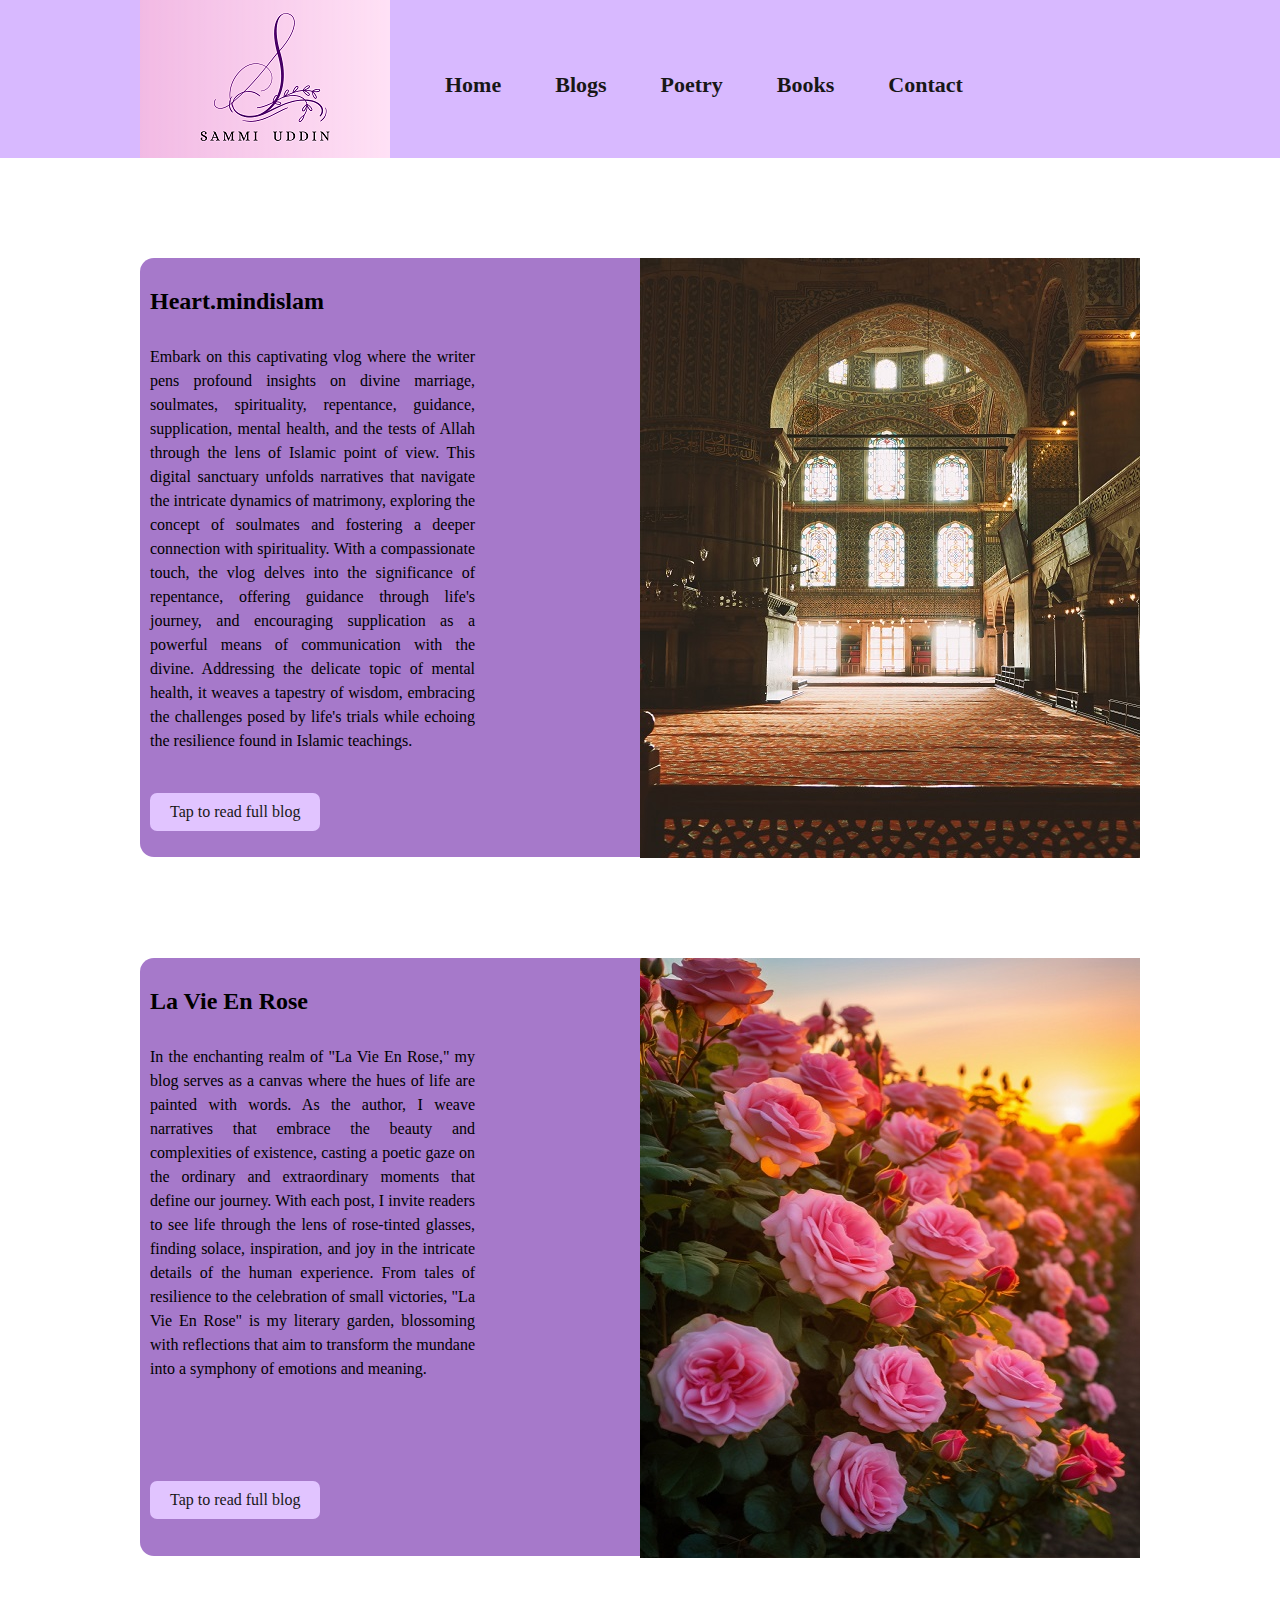
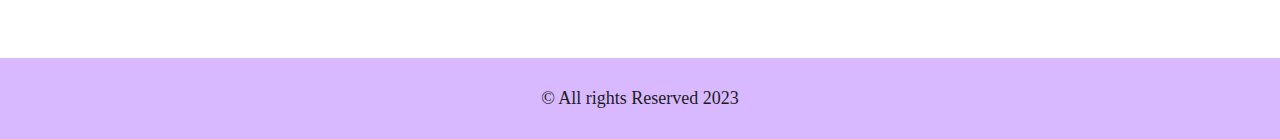
<file: blogs.html>
<!DOCTYPE html>
<html lang="en">
<head>
    <meta charset="UTF-8">
    <meta name="viewport" content="width=device-width, initial-scale=1.0">
    <title>Your Therapist</title>
    <link rel="stylesheet" href="assets/css/style.css">
    <link rel="stylesheet" href="assets/css/responsive.css">
</head>
<body>
    <div class="nav">
        <div class="area">
            <!--Head Start-->
            <div class="head">
                <div class="logo">
                    <a href=""><img src="assets/img/cover1.png" alt=""></a>
                </div>
                <div class="menu">
                    <ul>
                        <li><a href="index.html">Home</a></li>
                        <li><a href="blogs.html">Blogs</a></li>
                        <li><a href="poetry.html">Poetry</a></li>
                        <li><a href="books.html">Books</a></li>
                        <li><a href="contact.html">Contact</a></li>
                    </ul>
                </div>
            </div>
        </div>    
    </div>
    <!--Head end-->
    <div class="area">
        <div class="islamic-blog">
            <div class="about-contents">
                <h2>Heart.mindislam</h2>
                <p>Embark on this captivating vlog where the writer pens profound insights on divine marriage, soulmates, spirituality,
                repentance, guidance, supplication, mental health, and the tests of Allah through the lens of Islamic point of view. 
                This digital sanctuary unfolds narratives that navigate the intricate dynamics of matrimony, exploring the concept of soulmates 
                and fostering a deeper connection with spirituality. With a compassionate touch, the vlog delves into the significance 
                of repentance, offering guidance through life's journey, and encouraging supplication as a powerful means of communication 
                with the divine. Addressing the delicate topic of mental health, it weaves a tapestry of wisdom, embracing the challenges 
                posed by life's trials while echoing the resilience found in Islamic teachings.</p>
                <a class="iblog" href="https://heartmindislam.blogspot.com/">Tap to read full blog</a>
            </div>
            <div class="about-img">
                <img src="assets/img/hmi.jpg" alt="">
            </div>
        </div>
        <div class="new-blog">
            <div class="new-contents">
                <h2>La Vie En Rose</h2>
                <p>In the enchanting realm of "La Vie En Rose," my blog serves as a canvas where the hues of life are painted with words.
                As the author, I weave narratives that embrace the beauty and complexities of existence, casting a poetic gaze on the
                ordinary and extraordinary moments that define our journey. With each post, I invite readers to see life through the 
                lens of rose-tinted glasses, finding solace, inspiration, and joy in the intricate details of the human experience. 
                From tales of resilience to the celebration of small victories, "La Vie En Rose" is my literary garden, blossoming 
                with reflections that aim to transform the mundane into a symphony of emotions and meaning.</p>
                <a class="nblog" href="https://lavieenrosesammi.blogspot.com/">Tap to read full blog</a>
            </div>
            <div class="about-img">
                <img src="assets/img/lver.jpg" alt="">
            </div>
        </div>
    </div>

    <!--Footer Start-->
    <div class="footer-area">
        <p>&copy; All rights Reserved 2023</p>
    </div>
    <!--Footer End-->

</body>
</html>
</file>
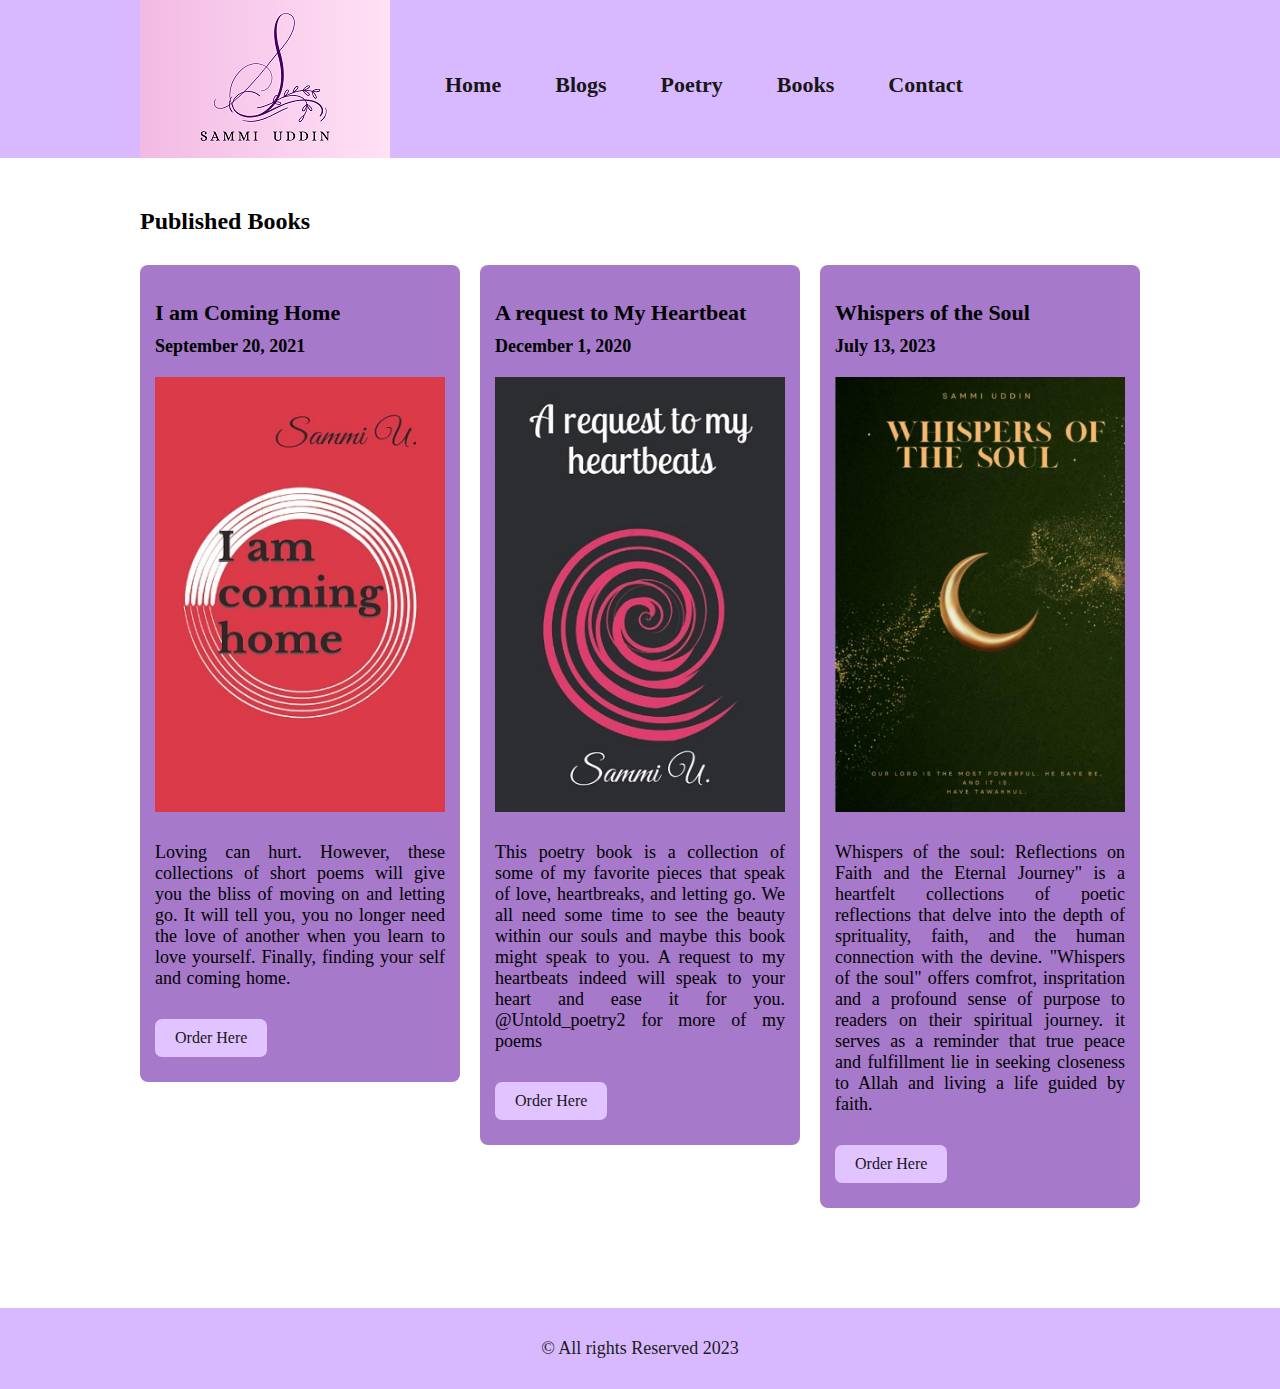
<file: books.html>
<!DOCTYPE html>
<html lang="en">
<head>
    <meta charset="UTF-8">
    <meta name="viewport" content="width=device-width, initial-scale=1.0">
    <title>Books | Project</title>
    <link rel="stylesheet" href="assets/css/style.css">
    <link rel="stylesheet" href="assets/css/responsive.css">
</head>
<body>
    <div class="nav">
        <div class="area">
            <!--Head Start-->
            <div class="head">
                <div class="logo">
                    <a href=""><img src="assets/img/cover1.png" alt=""></a>
                </div>
                <div class="menu">
                    <ul>
                        <li><a href="index.html">Home</a></li>
                        <li><a href="blogs.html">Blogs</a></li>
                        <li><a href="poetry.html">Poetry</a></li>
                        <li><a href="books.html">Books</a></li>
                        <li><a href="contact.html">Contact</a></li>
                    </ul>
                </div>
            </div>
        </div>    
    </div>
    <!--Head end-->
    <div class="area">
        <h2 class="pb">Published Books</h2>
        <div class="books">
            <div class="popular-books">
                <h3>I am Coming Home</h3>
                <h4>September 20, 2021</h4>
                <img src="assets/img/book1.jpg" alt="">
                <p>Loving can hurt. However, these collections of short poems will give you the bliss of moving on and letting go. It will tell you, you no longer need the love of another when you learn to love yourself. Finally, finding your self and coming home.</p>
                <a href="https://www.amazon.com/dp/B09GJKMD33?ref_=cm_sw_r_apan_dp_818AHHGP96C1956W8BK7">Order Here</a>
            </div>
            <div class="popular-books">
                <h3>A request to My Heartbeat</h3>
                <h4>December 1, 2020</h4>
                <img src="assets/img/book2.jpg" alt="">
                <p>This poetry book is a collection of some of my favorite pieces that speak of love, heartbreaks, and letting go. We all need some time to see the beauty within our souls and maybe this book might speak to you. A request to my heartbeats indeed will speak to your heart and ease it for you. @Untold_poetry2 for more of my poems</p>
                <a href="https://www.amazon.com/dp/B08P5YHPX6?ref_=cm_sw_r_apan_dp_FSYXAKQNGCFVM5BYBBV1">Order Here</a>
            </div>
            <div class="popular-books">
                <h3>Whispers of the Soul</h3>
                <h4>July 13, 2023</h4>
                <img src="assets/img/book3.jpg" alt="">
                <p>Whispers of the soul: Reflections on Faith and the Eternal Journey" is a heartfelt collections of poetic reflections that delve into the depth of sprituality, faith, and the human connection with the devine.
                "Whispers of the soul" offers comfrot, inspritation and a profound sense of purpose to readers on their spiritual journey. it serves as a reminder that true peace and fulfillment lie in seeking closeness to Allah and living a life guided by faith.</p>
                <a href="https://www.amazon.com/dp/B0C9SF6H88?ref_=cm_sw_r_apan_dp_9QQY04PNXE8X5XPEM4VZ">Order Here</a>
            </div>
        </div>
    </div>
    <!--Footer Start-->
    <div class="footer-area">
        <p>&copy; All rights Reserved 2023</p>
    </div>
    <!--Footer End-->
</body>
</html>
</file>
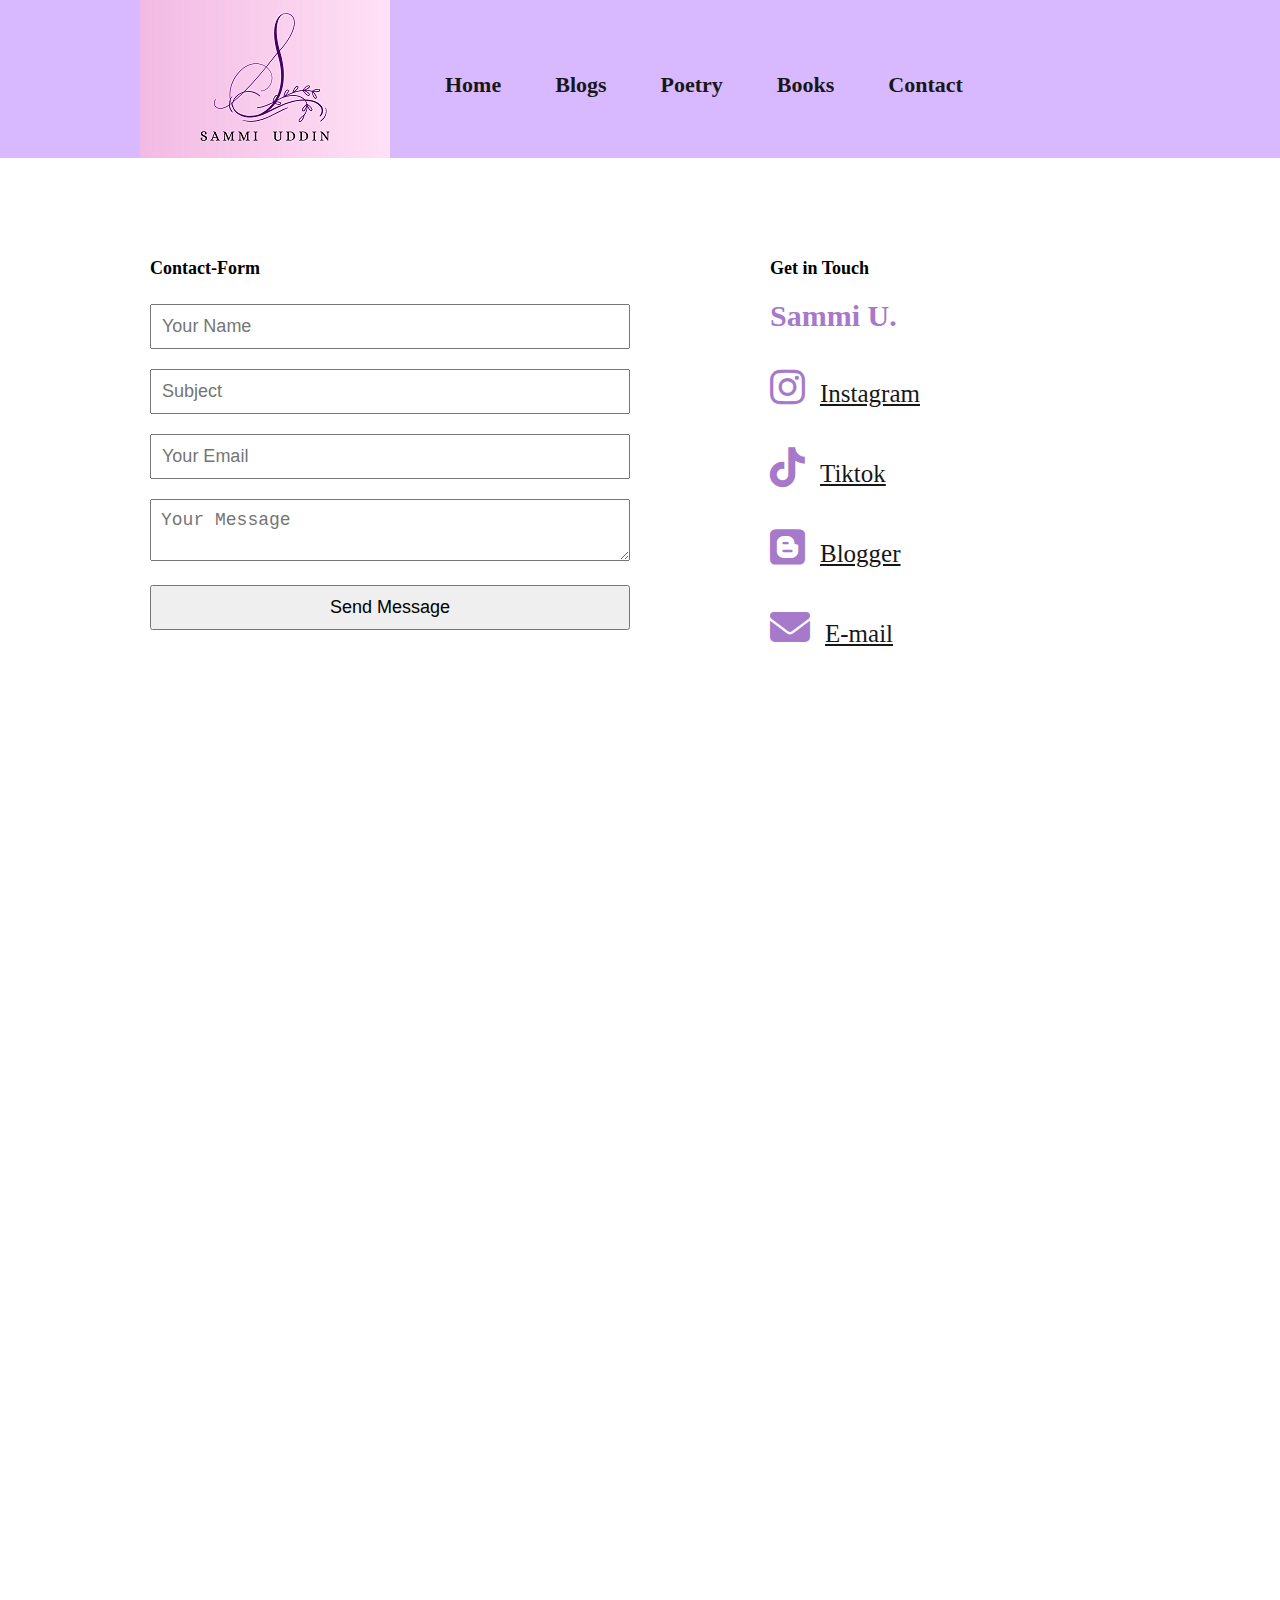
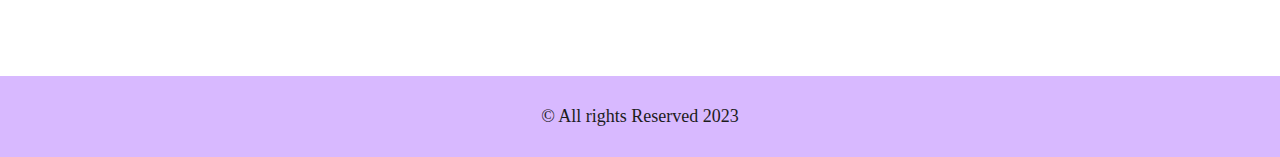
<file: contact.html>
<!DOCTYPE html>
<html lang="en">
<head>
    <meta charset="UTF-8">
    <meta name="viewport" content="width=device-width, initial-scale=1.0">
    <title>Your Therapist</title>
    <link rel="stylesheet" href="assets/css/font-awesome.min.css">
    <link rel="stylesheet" href="assets/css/style.css">
    <link rel="stylesheet" href="assets/css/responsive.css">
</head>
<body>
    <div class="nav">
        <div class="area">
            <!--Head Start-->
            <div class="head">
                <div class="logo">
                    <a href=""><img src="assets/img/cover1.png" alt=""></a>
                </div>
                <div class="menu">
                    <ul>
                        <li><a href="index.html">Home</a></li>
                        <li><a href="blogs.html">Blogs</a></li>
                        <li><a href="poetry.html">Poetry</a></li>
                        <li><a href="books.html">Books</a></li>
                        <li><a href="contact.html">Contact</a></li>
                    </ul>
                </div>
            </div>
        </div>    
    </div>
    <!--Head end-->
    <div class="area">
        <div class="contact">
            <div class="contact-form">
                <h4>Contact-Form</h4>
                <form>
                    <input type="text" placeholder="Your Name">
                    <input type="text" placeholder="Subject">
                    <input type="email" placeholder="Your Email">
                    <textarea placeholder="Your Message"></textarea>
                    <input type="submit" value="Send Message">
                </form>
            </div>
            <div class="contact-info">
                <h4>Get in Touch</h4>
                <p>Sammi U.</p>
                <a href="https://www.instagram.com/untold_poetry2/"><i class="fa-brands fa-instagram"></i>Instagram</a><br>
                <a href="https://www.tiktok.com/@shimmer190"><i class="fa-brands fa-tiktok"></i>Tiktok</a><br>
                <a href="https://heartmindislam.blogspot.com/"><i class="fa-brands fa-blogger"></i>Blogger</a><br>
                <a href="mailto:sammiu1119@gmail.com"><i class="fa-solid fa-envelope"></i>E-mail</a>
            </div>
        </div>
        <div class="map">
            <iframe src="https://www.google.com/maps/embed?pb=!1m28!1m12!1m3!1d382494.4312044412!2d-74.33700057123708!3d41.49912252759496!2m3!1f0!2f0!3f0!3m2!1i1024!2i768!4f13.1!4m13!3e6!4m5!1s0x89dd4a197a7768a5%3A0xc5b7ee64dbafab68!2sFahnestock%20State%20Park!3m2!1d41.4625434!2d-73.8301092!4m5!1s0x89c0fb959e00409f%3A0x2cd27b07f83f6d8d!2sNew%20Jersey%2C%20United%20States!3m2!1d40.0583238!2d-74.4056612!5e0!3m2!1sen!2sbd!4v1686779862386!5m2!1sen!2sbd" width="600" height="450" style="border:0;" allowfullscreen="" loading="lazy" referrerpolicy="no-referrer-when-downgrade"></iframe>
        </div>
        <div class="video-link">
            <iframe width="560" height="315" src="https://www.youtube.com/embed/xJTOpQv2f_E?start=25" title="YouTube video player" frameborder="0" allow="accelerometer; autoplay; clipboard-write; encrypted-media; gyroscope; picture-in-picture; web-share" allowfullscreen></iframe>
        </div>
    </div>
     <!--Footer Start-->
     <div class="footer-area">
        <p>&copy; All rights Reserved 2023</p>
    </div>
    <!--Footer End-->
</body>
</html>
</file>
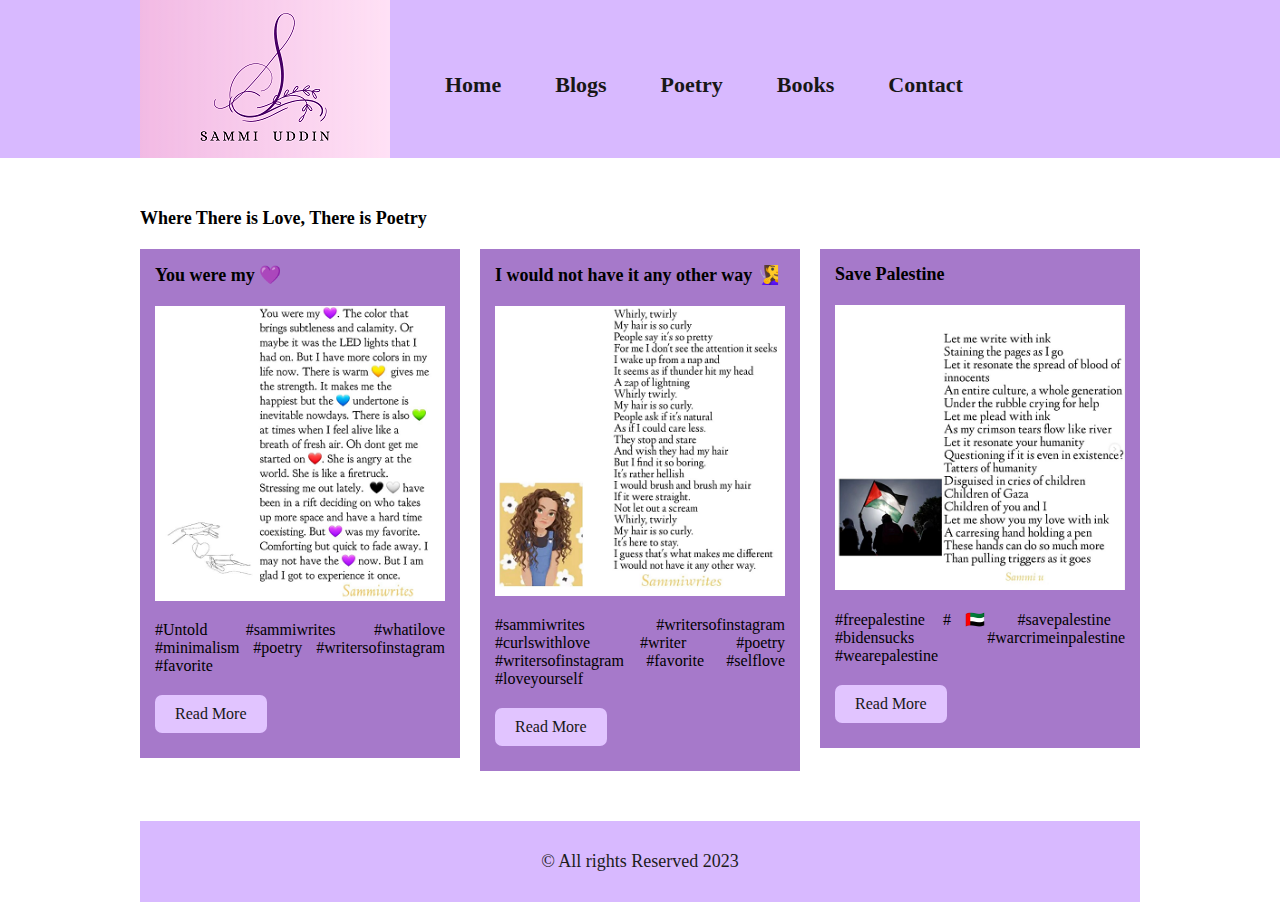
<file: poetry.html>
<!DOCTYPE html>
<html lang="en">
<head>
    <meta charset="UTF-8">
    <meta name="viewport" content="width=device-width, initial-scale=1.0">
    <title>Your Therapist</title>
    <link rel="stylesheet" href="assets/css/style.css">
    <link rel="stylesheet" href="assets/css/responsive.css">
</head>
<body>
    <div class="nav">
        <div class="area">
            <!--Head Start-->
            <div class="head">
                <div class="logo">
                    <a href=""><img src="assets/img/cover1.png" alt=""></a>
                </div>
                <div class="menu">
                    <ul>
                        <li><a href="index.html">Home</a></li>
                        <li><a href="blogs.html">Blogs</a></li>
                        <li><a href="poetry.html">Poetry</a></li>
                        <li><a href="books.html">Books</a></li>
                        <li><a href="contact.html">Contact</a></li>
                    </ul>
                </div>
            </div>
        </div>    
    </div>
    <!--Head end-->
    <div class="area">
        <div class="demo-poetry">
            <h2>Where There is Love, There is Poetry</h2>
            <div class="trending-poetry">
                <h4>You were my 💜</h4>
                <img src="assets/img/ss1.png" alt="">
                <p>#Untold #sammiwrites #whatilove #minimalism #poetry #writersofinstagram #favorite</p>
                <a href="poetry.html">Read More</a>
            </div>
            <div class="trending-poetry">
                <h4>I would not have it any other way 🧏‍♀️</h4>
                <img src="assets/img/ss3.png" alt="">
                <p>#sammiwrites #writersofinstagram #curlswithlove #writer #poetry #writersofinstagram #favorite #selflove #loveyourself</p>
                <a href="poetry.html">Read More</a>
            </div>
            <div class="trending-poetry">
                <h4>Save Palestine </h4>
                <img src="assets/img/ss2.png" alt="">
                <p>#freepalestine #🇦🇪 #savepalestine #bidensucks #warcrimeinpalestine #wearepalestine</p>
                <a href="poetry.html">Read More</a>
            </div>
        </div>
    <!--Footer Start-->
    <div class="footer-area">
        <p>&copy; All rights Reserved 2023</p>
    </div>
    <!--Footer End-->
</body>
</html>
</file>
<file: assets/css/style.css>
*{
    margin: 0;
    padding: 0;
    box-sizing: border-box;
}
a {
    text-decoration: none;
    color: #181717;
	font-size: 16px;
}
img{
    max-width:100%;
    vertical-align: middle;
}
ul{
    list-style: none;
}
.area{
    width: 1000px;
    margin: 0 auto;
}
.nav{
	background-color: #d8b9ff;
}
.head{
    overflow:hidden;
}
.logo {
	width: 250px;
	margin-right: 30px;
	float: left;
}
.menu {
	float: right;
	width: 720px;
}
.menu ul {
	text-align: left;
	margin-top: 72px;
}
.menu ul li {
	display: inline-block;
}
.menu ul li a {
	font-weight: bold;
	font-size: 22px;
	padding: 10px 15px;
	margin-right: 10px;
	margin-left: 10px;
	border-radius: 7px;
}
.menu ul li a:hover, .trending-poetry a:hover, .about-menu ul li a:hover, .contact-form input[type="submit"]:hover, .about-contents a:hover, .new-contents a:hover, .popular-books a:hover{
    background-color: #F6F4F3;
}
.banner {
	margin-top: 100px;
	margin-bottom: 20px;
}
.demo-poetry, .books{
    overflow: hidden;
}
.demo-poetry h2{
	font-size: 18px;
	text-align: left;
	margin-bottom: 20px;
	margin-top:50px;
}
.trending-poetry, .popular-books {
	background-color: #A679CA;
	float: left;
	width: 320px;
	margin-right: 20px;
	padding: 15px;
}
.trending-poetry:last-child, .popular-books:last-child{
    margin-right: 0;
}
.trending-poetry h4, .about-content h4, .about-menu h4, .contact-form h4, .contact-info h4, .main-story h4 {
	font-size: 18px;
	text-align: left;
	margin-bottom: 20px;
}
.trending-poetry p, .about-content p, .popular-books p, .main-story p {
	margin-top: 20px;
	margin-bottom: 20px;
	font-size: 16px;
    text-align: justify;
}
.trending-poetry a, .popular-books a, .about-contents a, .new-contents a{
	display: inline-block;
	padding: 10px 20px;
	background-color: #e1c4ff;
	margin-bottom: 10px;
	border-radius: 7px;
}
.top{
    margin-top:10px;
}
.about{
    overflow:hidden;
}
.about-content {
	margin-top: 100px;
	width: 650px;
	margin-right: 0px;
	float: left;
	padding: 0 10px;
}
.about-content p{
	font-size: 18px;
}
.about-menu {
	margin-top: 100px;
	float: right;
	width: 320px;
}
.about-menu ul li {
	border-bottom: 1px solid #333;
	margin-bottom: 10px;
	padding-bottom: 10px;
}
.about-menu ul li a{
	font-size: 20px;
	text-align: left;
	padding-top: 10px;
	padding-bottom: 10px;
	padding-right: 270px;
	padding-left: 5px;
}
.about-menu ul li:last-child{
	border-bottom: 0;
	margin-bottom: 0;
	padding-bottom: 0;
}
.vid {
	overflow: hidden;
	margin-top: 30px;
}
.video1 {
	float: left;
	width: 380px;
	background-color: #A679CA;
	margin-right: 100px;
	border-bottom-right-radius: 12px;
	border-top-right-radius: 12px;
}
.video-section1 {
	padding-left: 20px;
	width: 320px;
}
.video-section1 h4{
	padding-top:20px;
	padding-bottom: 20px;
	font-size: 18px;
}
.video-section1 video{
	width:100%;
}
.video-section1 p{
	padding-top: 20px;
	padding-bottom: 20px;
}
.video2 {
	float: left;
	width: 380px;
	background-color: #A679CA;
	border-bottom-right-radius: 12px;
	border-top-right-radius: 12px;
}
.video-section2 {
	padding-left: 20px;
	width: 320px;
}
.video-section2 h4{
	padding-top:20px;
	padding-bottom: 20px;
	font-size: 18px;
}
.video-section2 video{
	width:100%;
}
.video-section2 p{
	padding-top: 20px;
	padding-bottom: 20px;
}
.banner{
	background-image: url(../img/banner.jpg);
	height: 500px;
	background-size: cover;
	background-position: center;
	margin-top: 100px;
	margin-bottom: 50px;
}
.banner h4 {
	color: #134468;
	font-size: 27px;
	text-align: center;
	padding-top: 34px;
}
.page-banner {
	background-image: url(../img/banner1.jpg);
	height: 500px;
	background-size: cover;
	background-position: center;
	margin-top: 100px;
	margin-bottom: 100px;
}
.page-banner h4 {
	color: #d8dee3;
	font-size: 50px;
	text-align: center;
	padding-top: 200px;
}
.contact{
    overflow: hidden;
	margin-top: 100px;
}
.contact-form {
	width: 500px;
	margin-right: 0px;
	float: left;
	padding: 0 10px;
}
.contact-form input, .contact-form textarea {
	font-size: 18px;
	width: 100%;
	margin-bottom: 15px;
	padding: 10px;
	margin-top: 5px;
}
.contact-info {
	float: right;
	width: 370px;
}
.contact-info p{
    font-size: 30px;
	color: #A679CA;
	font-weight: Bold;
}
.contact-info a{
	font-size: 25px;
	text-decoration: underline;
}
.contact-info i{
	font-size: 40px;
	padding-top: 28px;
	padding-right: 15px;
	color:#A679CA;
	line-height: 52px;
}
.map {
	margin-top: 100px;
}
.map iframe{
    width:100%
}
.video-link{
    margin-top:100px;
}
.video-link iframe{
    width:100%;
}
.stories.all .trending-stories {
	width: 235px;
	margin-bottom: 30px;
}
.stories.all .trending-stories:nth-child(4), .stories.all .trending-stories:nth-child(8){
    margin-right:0;
}
.full-stories{
	overflow: hidden;
}
.storypic img {
	margin-bottom: 1px;
	float: right;
	width: 610px;
	margin-left: 12px;
	margin-top: 55px;
}
.main-story{
	margin-bottom: 50px;
}
.navigation.bar{
	overflow: hidden;
}
.navigation.bar .about-menu{
	float:left;
	margin-bottom:50px;
}
.footer-area{
	background-color: #d8b9ff;
}
.footer-area p {
	color: #1d1c1c;
	font-size: 18px;
	margin-top: 50px;
	text-align: center;
	padding-top: 30px;
	padding-bottom: 30px;
}
.islamic-blog, .new-blog{
	overflow: hidden;
	margin-top:100px;
	margin-bottom:100px;
}
.about-contents, .new-contents{
	width:500px;
	float: left;
	background-color: #A679CA;
	border-top-left-radius: 14px;
	border-bottom-left-radius: 14px;
}
.about-contents h2, .new-contents h2{
	font-size: 24px;
	padding: 30px 0 30px 10px;
	color:#000000;	
}
.about-contents p {
	font-size: 16px;
	text-align: justify;
	padding-left: 10px;
	padding-right: 165px;
	line-height: 24px;
	padding-bottom: 40px;
}
.about-contents .iblog {
	margin-left: 10px;
	margin-bottom: 26px;
}
.new-contents .nblog{
	margin-left: 10px;
	margin-bottom: 37px;
}
.about-img{
	float: right;
	width:500px;
}
.new-contents p{
	font-size: 16px;
	text-align: justify;
	padding-left: 10px;
	padding-right: 165px;
	line-height: 24px;
	padding-bottom: 100px;
}
.area .pb{
	padding: 50px 0 30px 0;
}
.popular-books{
	border-radius: 8px;
	margin-bottom: 50px;
}
.popular-books h3{
	font-size: 22px;
	padding-top: 20px;
	padding-bottom: 10px;
}
.popular-books h4{
	font-size: 18px;
	padding-bottom: 20px;
}
.popular-books p{
	font-size: 18px;
	word-spacing: 1px;
	padding-top: 10px;
	padding-bottom: 10px;
}
</file>
<file: assets/css/responsive.css>
@media only screen and (min-width: 992px) and (max-width: 1200px) {
    .area{
        width: 970px;
    }
    .about-content {
        margin-right: 0px;
        margin-left: 0px;
        padding: 0 10px;
    }
    .contact-form {
        margin-right: 0px;
        padding: 0 10px;
    }
}

@media only screen and (min-width: 768px) and (max-width: 991px) {
    .area{
        width: 750px;
    }
    .head{
        width:750px;
    }
    .logo {
        width: 200px;
        margin-right: 0px;
    }
    .menu {
        width: 550px;
    }
    .menu ul li a {
        font-weight: bold;
        font-size: 22px;
        padding: 10px;
        margin-right: 10px;
        margin-left: 14px;
    }
    .page-banner {
        width: 750px;
    }
    .trending-stories, .popular-books {
        width: 236px;
    }
    .about-content {
        width: 430px;
    }
    .stories.all .trending-stories {
        width: 172px;
        margin-bottom: 30px;
    }
    .contact-info {
        padding: 0px 20px;
    }
    .contact-form {
        width: 380px;
        padding: 0 10px;
    }
}

@media only screen and (max-width: 767px) {
    .area{
        width: 350px;
    }
    head{
        width:350px;
    }
    .logo {
        width: 100px;
        margin-right: 0px;
    }
    .menu {
        width: 250px;
    }
    .menu ul {
        margin-top: 10px;
    }
    .menu ul li a {
        font-size: 8px;
        padding: 8px;
        margin-right: 0px;
        margin-left: 0px;
    }
    .banner {
        margin-top: 30px;
        margin-bottom: 30px;
    }
    .page-banner {
        background-image: url(../img/backimage2.jpg);
        height: 200px;
        background-size: cover;
        background-position: center;
        margin-top: 30px;
        margin-bottom: 30px;
        width: 100%;
    }
    .page-banner h4 {
        font-size: 15px;
        padding-top: 93px;
    }
    .trending-stories, .popular-books {
        width: 350px;
        padding: 10px;
    }
    .trending-stories h4, .about-content h4, .about-menu h4, .contact-form h4, .contact-info h4, .popular-books h4, .main-story h4 {
        font-size: 20px;
        margin-bottom: 10px;
    }
    .trending-stories p, .about-content p, .popular-books p, .main-story p {
        margin-top: 10px;
        margin-bottom: 10px;
        font-size: 15px;
    }
    .trending-stories a, .popular-books a {
        padding: 6px 15px;

    }
    .stories.all .trending-stories {
        width: 350px;
    }
    .about-content {
        margin-top: 30px;
        width: 350px;
    }
    .about-menu {
        margin-top: 30px;
        width: 350px;
        padding: 10px;
    }
    .about-menu ul li a {
        font-size: 18px;
        padding-right: 345px;
        padding-left: 5px;
    }
    .contact-form {
        width: 350px;
    }
    .contact-form input, .contact-form textarea {
        font-size: 15px;
    }
    .contact-info {
        width: 350px;
        padding: 15px;
    }
    .contact-info ul li {
        font-size: 16px;
    }
    .map {
        margin-top: 30px;
    }
    .video-link {
        margin-top: 30px;
    }
    .footer p {
        font-size: 16px;
        margin-top: 30px;
    }

}
</file>
